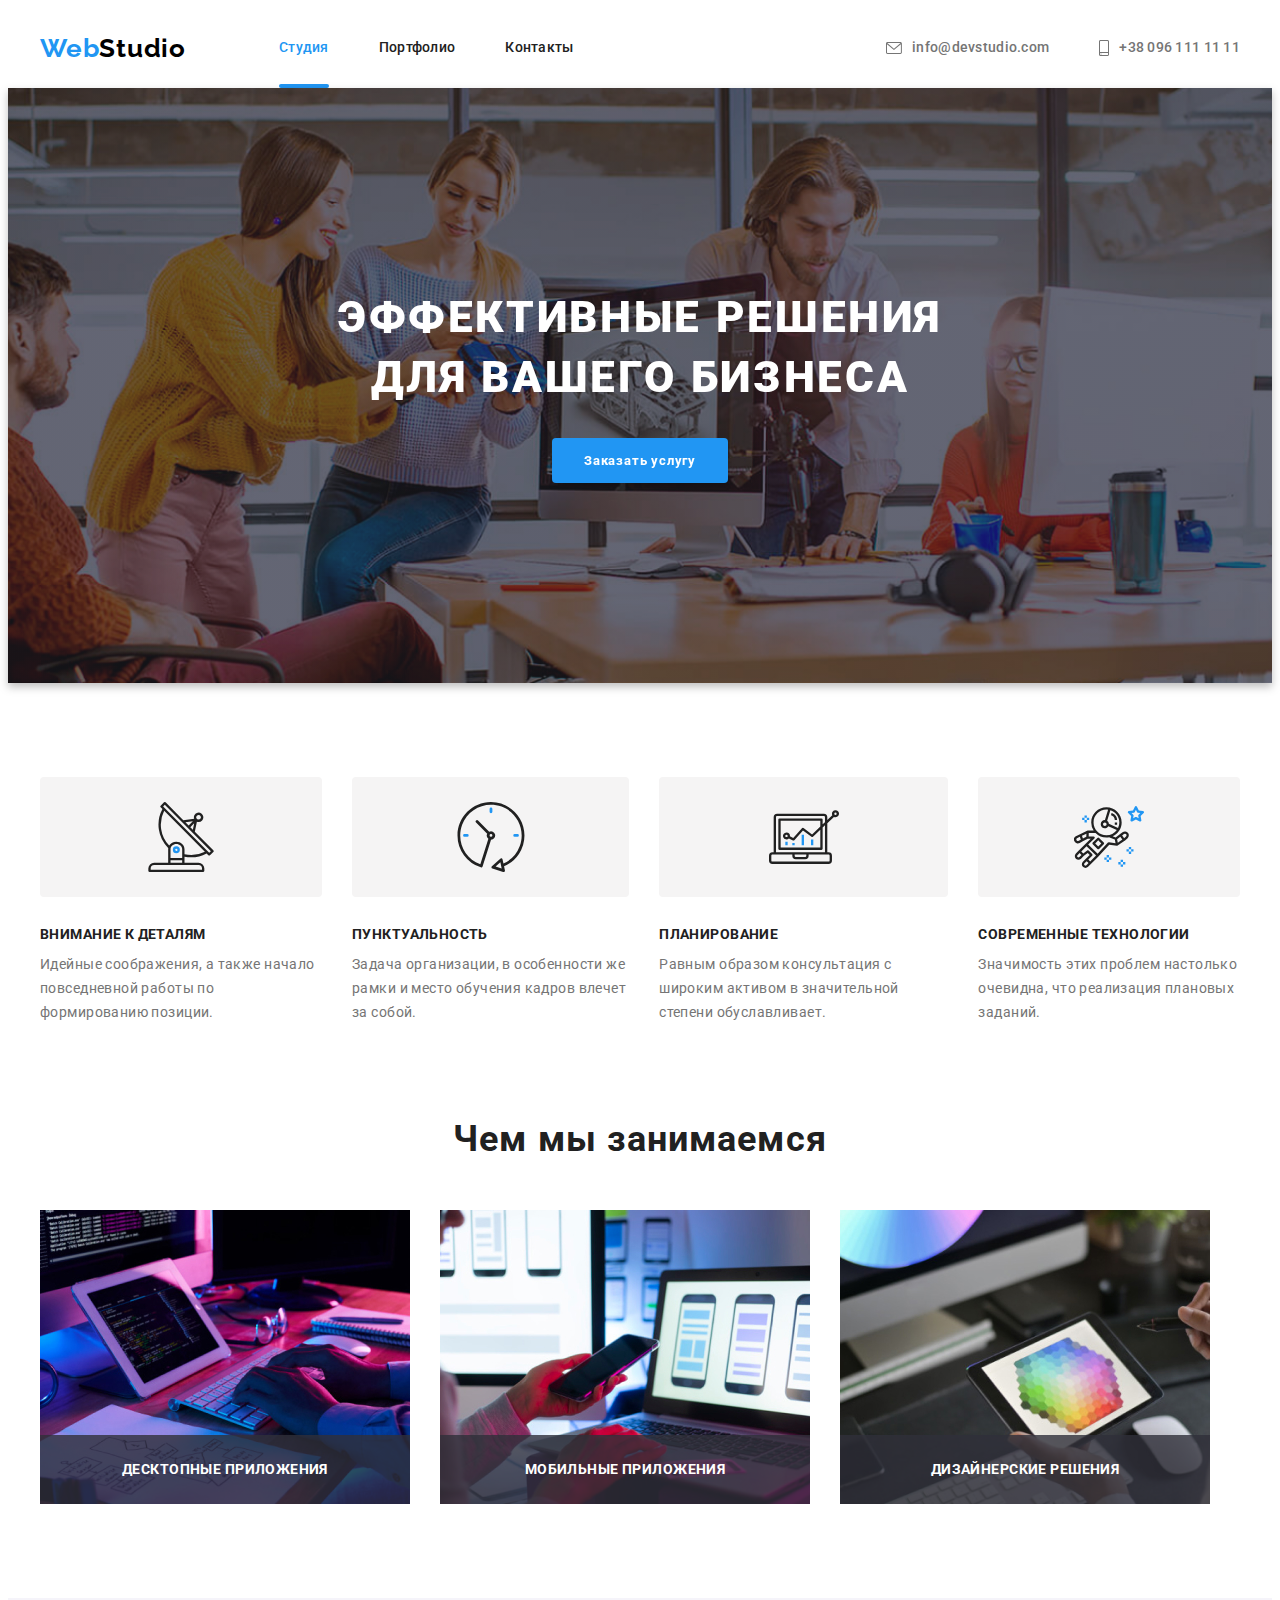
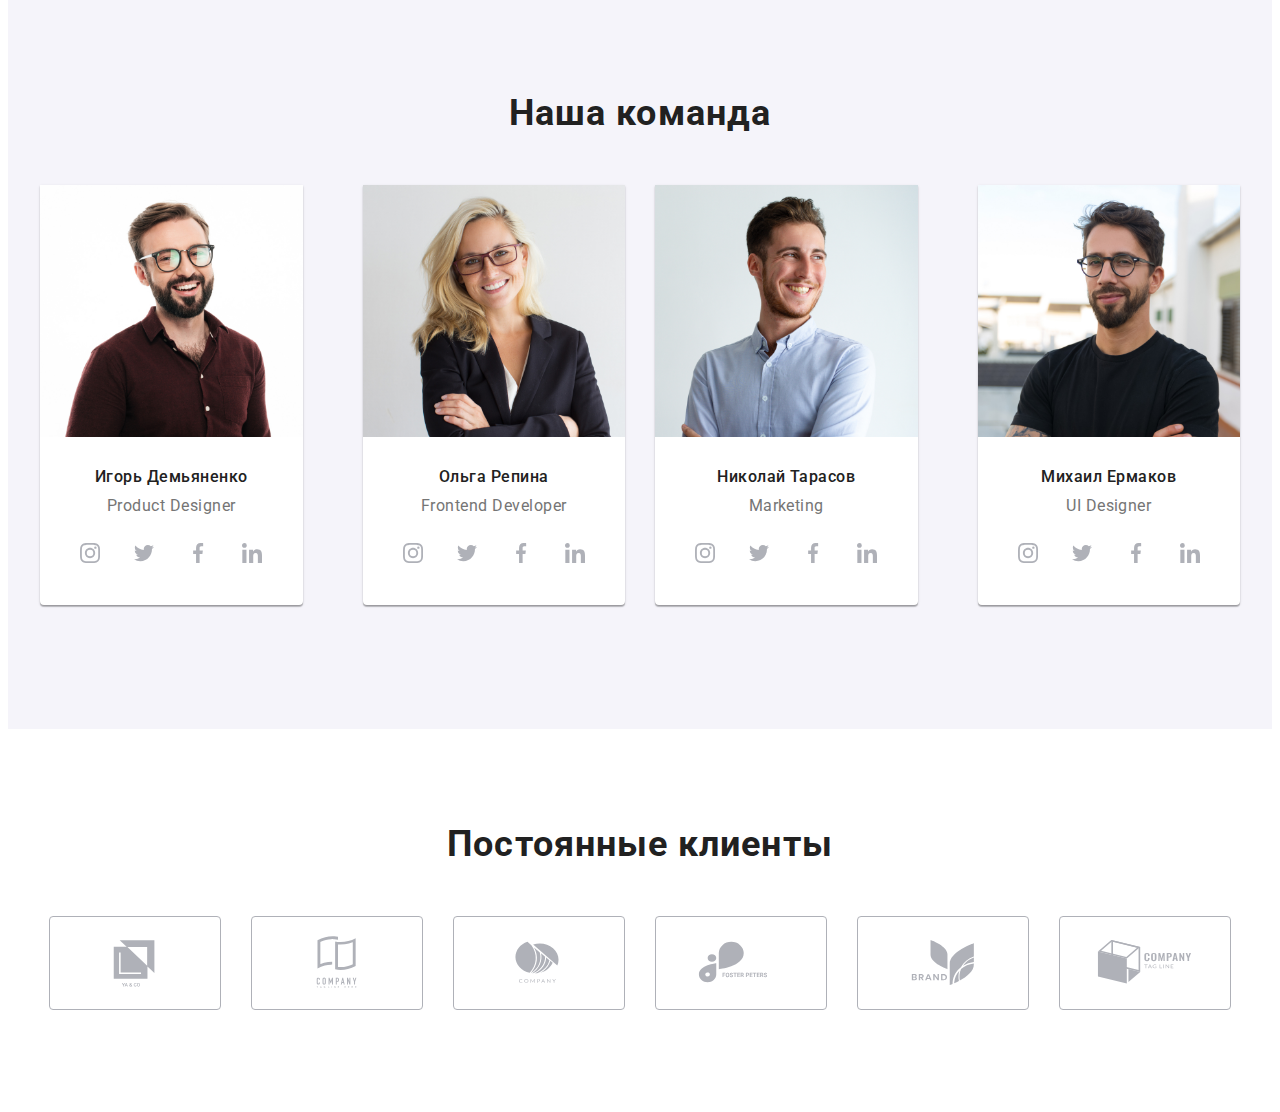
<file: index.html>
<!DOCTYPE html>
<html lang="en">
<head>
    <meta charset="UTF-8">
    <meta http-equiv="X-UA-Compatible" content="IE=edge">
    <meta name="viewport" content="width=device-width, initial-scale=1.0">
    <title>WebStudio</title>
<!-- Fonts -->
    <link rel="preconnect" href="https://fonts.googleapis.com" />
    <link rel="preconnect" href="https://fonts.gstatic.com" crossorigin />
    <link href="https://fonts.googleapis.com/css2?family=Raleway:wght@700&family=Roboto:wght@400;500;700;900&display=swap" rel="stylesheet" />
<!-- Normalize -->
    <link rel="stylesheet" href="https://cdnjs.cloudflare.com/ajax/libs/modern-normalize/1.1.0/modern-normalize.min.css"
    integrity="sha512-wpPYUAdjBVSE4KJnH1VR1HeZfpl1ub8YT/NKx4PuQ5NmX2tKuGu6U/JRp5y+Y8XG2tV+wKQpNHVUX03MfMFn9Q=="crossorigin="anonymous" referrerpolicy="no-referrer" />
<!-- External Stylesheet -->
    <link rel="stylesheet" href="./css/main.min.css"/>
</head>

<!---------- Page Body ---------->

<body>

<!---------- Header ---------->

    <header class="header">
        <div class="container header-container">
        <a class="website-logo header__website-logo">Web<span class="website-logo--black">Studio</span></a>

<!-- Header Navigation -->
        
        <nav class="header-nav">
            <ul class="header-nav__list">
                <li class="header-nav__item">
                    <a class="header-nav__link active" href="./index.html">Студия</a>
                </li>
                <li class="header-nav__item">
                        <a class="header-nav__link" href="./portfolio.html">Портфолио</a>
                </li>
                <li class="header-nav__item">
                    <a class="header-nav__link" href="#contacts">Контакты</a>
                </li>
            </ul>
        </nav>

<!-- Header Contacts -->

        <div class="header-contacts">
            <ul class="header-contacts__list">
                <li class="header-contacts__item">
                    <a class="header-contacts__link" href="#">
                        <svg class="header-contacts__icon" width="16" height="12">
                            <use href="./images/icon.svg#icon-envelope"></use>
                        </svg>
                        <span>info@devstudio.com</span> 
                    </a>
                </li>
                <li class="header-contacts__list">
                    <a class="header-contacts__link" href="#">
                        <svg class="header-contacts__icon" width="10" height="16">
                            <use href="./images/icon.svg#icon-smartphone"></use>
                        </svg>
                        <span>+38 096 111 11 11</span> 
                    </a>
                </li>
            </ul>
        </div>

<!-- Mobile Button -->

        <button class="mobile-btn is-open" type="button" aria-expanded="false" aria-controls="mobile-id"  data-menu-button>
            <svg class="mobile-btn__icon" width="24" height="16" aria-label="Переключатель мобильного меню">
                <use class="icon-open" href="./images/icon.svg#icon-open-menu"></use>
                <use class="icon-close" href="./images/icon.svg#icon-close-menu"></use>
            </svg>
        </button>
        </div>
    </header>

<!---------- Main ---------->
    <main>
<!-- Hero Section -->
    <section class="hero">
            <h1 class="hero__title">Эффективные решения для вашего бизнеса</h1>
            <button class="hero__button" type="button" data-modal-open>Заказать услугу</button>
    </section>

<!-- Features Section -->
    <section class="features">
            <div class="container">
                <h2 class="hidden-element">Особенности</h2>
                <ul class="features__list">
                    <li class="features__item">
                        <div class="features__container">
                            <svg width="70" height="70">
                                <use href="./images/icon.svg#icon-antenna"></use>
                            </svg>
                        </div>
                        <h3 class="features__title">Внимание к деталям</h3>
                        <p class="features__paragraph">Идейные соображения, а также начало повседневной работы по формированию позиции.</p>
                    </li>
                    <li class="features__item">
                        <div class="features__container">
                            <svg width="70" height="70">
                                <use href="./images/icon.svg#icon-clock"></use>
                            </svg>
                        </div>
                        <h3 class="features__title">Пунктуальность</h3>
                        <p class="features__paragraph">Задача организации, в особенности же рамки и место обучения кадров влечет за собой.</p>
                    </li>
                    <li class="features__item">
                        <div class="features__container">
                            <svg width="70" height="70">
                                <use href="./images/icon.svg#icon-diagram"></use>
                            </svg>
                        </div>
                        <h3 class="features__title">Планирование</h3>
                        <p class="features__paragraph">Равным образом консультация с широким активом в значительной степени обуславливает.</p>
                    </li>
                    <li class="features__item">
                        <div class="features__container">
                            <svg width="70" height="70">
                                <use href="./images/icon.svg#icon-astronaut"></use>
                            </svg>
                        </div>
                        <h3 class="features__title">Современные технологии</h3>
                        <p class="features__paragraph">Значимость этих проблем настолько очевидна, что реализация плановых заданий.</p>
                    </li>
                </ul>
            </div>
    </section>

<!-- Job Section -->
    
    <section class="job">
        <div class="container">
            <h2 class="job__title">Чем мы занимаемся</h2>
            <ul class="job__list">
                <li class="job__item">
                    <img class="job__image" src="./images/job/job-one.jpg" alt="Десктопные приложения" width="370px" height="294px">
                    <h3 class="job__text">Десктопные приложения</h3>
                </li>
                <li class="job__item">
                    <img class="job__image" src="./images/job/job-two.jpg" alt="Мобильные приложения" width="370px" height="294px">
                    <h3 class="job__text">Мобильные приложения</h3>
                </li>
                <li class="job__item">
                    <img class="job__image" src="./images/job/job-three.jpg" alt="Дизайнерские решения" width="370px" height="294px">
                    <h3 class="job__text">Дизайнерские решения</h3>
                </li>
            </ul>
        </div>
    </section>

<!-- Team Section -->
    <section class="team">
        <div class="container">
            <h2 class="team__title">Наша команда</h2>
                <ul class="team__list">
                    <li class="team__item">
                        <img class="team__portret" src="./images/team/team-one.jpg" alt="Дизайнер" width="270" height="260">
                        <div class="team__container">
                            <h3 class="team__name">Игорь Демьяненко</h3>
                            <p class="team__position">Product Designer</p>
                            <ul class="team__networks">
                                <li class="team__panel">
                                    <a class="team__link" href="#">
                                        <svg class="team__icon" width="20" height="20">
                                            <use href="./images/icon.svg#icon-instagram"></use>
                                        </svg>
                                    </a>
                                </li>
                                <li class="team__panel">
                                    <a class="team__link" href="#">
                                        <svg class="team__icon" width="20" height="20">
                                            <use href="./images/icon.svg#icon-twitter"></use>
                                        </svg>
                                    </a>
                                </li>
                                <li class="team__panel">
                                    <a class="team__link" href="#">
                                        <svg class="team__icon" width="20" height="20">
                                            <use href="./images/icon.svg#icon-facebook"></use>
                                        </svg>
                                    </a>
                                </li>
                                <li class="team__panel">
                                    <a class="team__link" href="#">
                                        <svg class="team__icon" width="20" height="20">
                                            <use href="./images/icon.svg#icon-linkedin"></use>
                                        </svg>
                                    </a>
                                </li>
                            </ul>
                        </div>
                    </li>
                    <li class="team__item">
                        <img class="team__portret" src="./images/team/team-two.jpg" alt="Фронтент Разработчик" width="270" height="260">
                        <div class="team__container">
                            <h3 class="team__name">Ольга Репина</h3>
                            <p class="team__position">Frontend Developer</p>
                            <ul class="team__networks">
                                <li class="team__panel">
                                    <a class="team__link" href="#">
                                        <svg class="team__icon" width="20" height="20">
                                            <use href="./images/icon.svg#icon-instagram"></use>
                                        </svg>
                                    </a>
                                </li>
                                <li class="team__panel">
                                    <a class="team__link" href="#">
                                        <svg class="team__icon" width="20" height="20">
                                            <use href="./images/icon.svg#icon-twitter"></use>
                                        </svg>
                                    </a>
                                </li>
                                <li class="team__panel">
                                    <a class="team__link" href="#">
                                        <svg class="team__icon" width="20" height="20">
                                            <use href="./images/icon.svg#icon-facebook"></use>
                                        </svg>
                                    </a>
                                </li>
                                <li class="team__panel">
                                    <a class="team__link" href="#">
                                        <svg class="team__icon" width="20" height="20">
                                            <use href="./images/icon.svg#icon-linkedin"></use>
                                        </svg>
                                    </a>
                                </li>
                            </ul>
                        </div>
                    </li>
                    <li class="team__item">
                        <img class="team__portret" src="./images/team/team-three.jpg" alt="Маркетолог" width="270" height="260">
                        <div class="team__container">
                            <h3 class="team__name">Николай Тарасов</h3>
                            <p class="team__position">Marketing</p>
                            <ul class="team__networks">
                                <li class="team__panel">
                                    <a class="team__link" href="#">
                                        <svg class="team__icon" width="20" height="20">
                                            <use href="./images/icon.svg#icon-instagram"></use>
                                        </svg>
                                    </a>
                                </li>
                                <li class="team__panel">
                                    <a class="team__link" href="#">
                                        <svg class="team__icon" width="20" height="20">
                                            <use href="./images/icon.svg#icon-twitter"></use>
                                        </svg>
                                    </a>
                                </li>
                                <li class="team__panel">
                                    <a class="team__link" href="#">
                                        <svg class="team__icon" width="20" height="20">
                                            <use href="./images/icon.svg#icon-facebook"></use>
                                        </svg>
                                    </a>
                                </li>
                                <li class="team__panel">
                                    <a class="team__link" href="#">
                                        <svg class="team__icon" width="20" height="20">
                                            <use href="./images/icon.svg#icon-linkedin"></use>
                                        </svg>
                                    </a>
                                </li>
                            </ul>
                        </div>
                    </li>
                    <li class="team__item">
                        <img class="team__portret" src="./images/team/team-four.jpg" alt="Веб-дизайнер" width="270" height="260">
                        <div class="team__container">
                            <h3 class="team__name">Михаил Ермаков</h3>
                            <p class="team__position">UI Designer</p>
                            <ul class="team__networks">
                                <li class="team__panel">
                                    <a class="team__link" href="#">
                                        <svg class="team__icon" width="20" height="20">
                                            <use href="./images/icon.svg#icon-instagram"></use>
                                        </svg>
                                    </a>
                                </li>
                                <li class="team__panel">
                                    <a class="team__link" href="#">
                                        <svg class="team__icon" width="20" height="20">
                                            <use href="./images/icon.svg#icon-twitter"></use>
                                        </svg>
                                    </a>
                                </li>
                                <li class="team__panel">
                                    <a class="team__link" href="#">
                                        <svg class="team__icon" width="20" height="20">
                                            <use href="./images/icon.svg#icon-facebook"></use>
                                        </svg>
                                    </a>
                                </li>
                                <li class="team__panel">
                                    <a class="team__link" href="#">
                                        <svg class="team__icon" width="20" height="20">
                                            <use href="./images/icon.svg#icon-linkedin"></use>
                                        </svg>
                                    </a>
                                </li>
                            </ul>
                        </div>
                    </li>
                </ul>
        </div>
    </section>

<!-- Clients Section -->
<section class="clients">
    <div class="container">
        <h2 class="clients__title">Постоянные клиенты</h2>
            <ul class="clients__list">
                <li class="clients__items">
                    <a class="clients__link" href="">
                        <svg class="clients__icon" width="106" height="60">
                            <use href="./images/icon.svg#icon-client-one"></use>
                        </svg>
                    </a>
                </li>
                <li class="clients__items">
                    <a class="clients__link" href="">
                        <svg class="clients__icon" width="106" height="60">
                            <use href="./images/icon.svg#icon-client-two"></use>
                        </svg>
                    </a>
                </li>
                <li class="clients__items">
                    <a class="clients__link" href="">
                        <svg class="clients__icon" width="106" height="60">
                            <use href="./images/icon.svg#icon-client-three"></use>
                        </svg>
                    </a>
                </li>
                <li class="clients__items">
                    <a class="clients__link" href="">
                        <svg class="clients__icon" width="106" height="60">
                            <use href="./images/icon.svg#icon-client-four"></use>
                        </svg>
                    </a>
                </li>
                <li class="clients__items">
                    <a class="clients__link" href="">
                        <svg class="clients__icon" width="106" height="60">
                            <use href="./images/icon.svg#icon-client-five"></use>
                        </svg>
                    </a>
                </li>
                <li class="clients__items">
                    <a class="clients__link" href="">
                        <svg class="clients__icon" width="106" height="60">
                            <use href="./images/icon.svg#icon-client-six"></use>
                        </svg>
                    </a>
                </li>
            </ul>
    </div>
</section>
</main>

<!---------- Footer ---------->

<!-- <footer class="footer">
    <div class="container footer-container"> -->

<!-- Footer Address -->

    <!-- <div class="adress-container">
    <a class="website-logo footer__website-logo">Web<span class="website-logo--white">Studio</span></a>
    <address class="addres">
        <ul class="addres__list">
            <li class="addres__item" id="contacts">
                <a class="addres__link addres__link--white" href="https://www.google.com/maps/d/viewer?mid=10uSM3H-mIU3GznYo2szRIEphczw&hl=en_US&ll=50.42732700000001%2C30.538092&z=17">г. Киев, пр-т Леси Украинки, 26</a>
            </li>
            <li class="addres__item">
                <a class="addres__link" href="#">info@example.com</a>
            </li>
            <li class="addres__item">
                <a class="addres__link" href="#">+38 099 111 11 11</a>
            </li>
        </ul>
    </address>
    </div> -->

<!-- Footer Join -->

    <!-- <div class="join">
        <h2 class="join__title">присоединяйтесь</h2>
        <ul class="join__list">
            <li class="join__item">
                <a class="join__link" href="">
                    <svg class="join__icon" width="20" height="20">
                        <use href="./images/icon.svg#icon-instagram"></use>
                    </svg>
                </a>
            </li>
            <li class="join__item">
                <a class="join__link" href="">
                    <svg class="join__icon" width="20" height="20">
                        <use href="./images/icon.svg#icon-twitter"></use>
                    </svg>
                </a>
            </li>
            <li class="join__item">
                <a class="join__link" href="">
                    <svg class="join__icon" width="20" height="20">
                        <use href="./images/icon.svg#icon-facebook"></use>
                    </svg>
                </a>
            </li>
            <li class="join__item">
                <a class="join__link" href="">
                    <svg class="join__icon" width="20" height="20">
                        <use href="./images/icon.svg#icon-linkedin"></use>
                    </svg>
                </a>
            </li>
        </ul>
    </div> -->
<!-- Footer Subscription -->

        <!-- <form class="subscription">
            <label class="subscription__label" for="email-distribution">
                <span class="subscription__text">Подпишитесь на рассылку</span>
                <input class="subscription__input" type="email" name="distribution" placeholder="E-mail" id="email-distribution">
            </label>
            <button class="subscription__btn" type="submit">
                <span class="subscription__press">Подписаться</span>
                <svg class="subscription__icon" width="24px" height="24px">
                    <use href="./images/icon.svg#icon-button-send"></use>
                </svg>
            </button>
        </form> -->
    </div>
</footer>

<!---------- Modal Window ---------->

<!-- <div class="backdrop is-hidden" data-modal>
    <div class="modal">
        <form class="modal__form">
            <p class="modal__paragraph">Оставьте свои данные, мы вам перезвоним</p>
            <label class="modal__label">
                <span class="modal__text">Имя</span>
                <div class="modal__container">
                    <input class="modal__input" type="text" name="user-name">
                    <svg class="modal__icon" width="12" height="12">
                        <use href="./images/icon.svg#icon-name"></use>
                    </svg>
                </div>
            </label>
            <label class="modal__label">
                <span class="modal__text">Телефон</span>
                <div class="modal__container">
                    <input class="modal__input" type="tel" name="user-phone">
                    <svg class="modal__icon" width="12" height="12">
                        <use href="./images/icon.svg#icon-telephone"></use>
                    </svg>
                </div>
            </label>
            <label class="modal__label">
                <span class="modal__text">Почта</span>
                <div class="modal__container">
                    <input class="modal__input" type="email" name="user-email">
                    <svg class="modal__icon" width="12" height="12">
                        <use href="./images/icon.svg#icon-email"></use>
                    </svg>
                </div>
            </label>
            <label class="modal__label">
                <span class="modal__text">Комментарий</span>
                <div class="modal__container">
                    <textarea class="modal__comment" rows="8" placeholder="Введите текст"></textarea>
                </div>
            </label>
            <label class="modal__policy">
                <input class="modal__checkbox" type="checkbox" name="policy" value="accept policy">
                <span class="modal__verify"></span>
                <span class="modal__mailing">Соглашаюсь с рассылкой и принимаю<a class="modal__link"> Условия договора</a></span>
            </label>
            <div class="modal_block">
                <button class="modal_submit" type="submit">Отправить</button>
            </div>
            <button class="modal__btn" type="submit" data-modal-close>
                <svg class="modal__symbol" width="18px" height="18px">
                    <use href="./images/icon.svg#icon-close-black"></use>
                </svg>
            </button>

        </form>
    </div>


</div> -->

<!---------- Mobile Menu ---------->

<div class="mobile" id="mobile-id" data-menu>
    <nav class="mobile__nav">
        <ul class="mobile__list">
            <li class="mobile__item">
                <a class="mobile__link" href="./index.html">Студия</a>
            </li>
            <li class="mobile__item">
                <a class="mobile__link" href="./portfolio.html">Портфолио</a>
            </li>
            <li class="mobile__item">
                <a class="mobile__link" href="">Контакты</a>
            </li>
        </ul>
    </nav>
    <div class="mobile__adress">
        <ul class="mobile__adress-list">
            <li class="mobile__adress-item">
                <a class="mobile__adress-link" href="">+38 096 111 11 11</a>
            </li>
            <li class="mobile__adress-item">
                <a class="mobile__adress-link" href="">info@devstudio.com</a>
            </li>
        </ul>
    </div>
    <ul class="mobile__socials">
        <li class="mobile__socials-list">
            <a class="mobile__socials-link" href="">Instagram</a>
        </li>
        <li class="mobile__socials-list">
            <a class="mobile__socials-link" href="">Twitter</a>
        </li>
        <li class="mobile__socials-list">
            <a class="mobile__socials-link" href="">Facebook</a>
        </li>
        <li class="mobile__socials-list">
            <a class="mobile__socials-link" href="">LinkedIn</a>
        </li>
    </ul>
</div>

<!---------- Modal Script ---------->

<script src="./js/mobile-menu.js"></script>
<script src="./js/modal.js"></script>

</body>
</html>
</file>
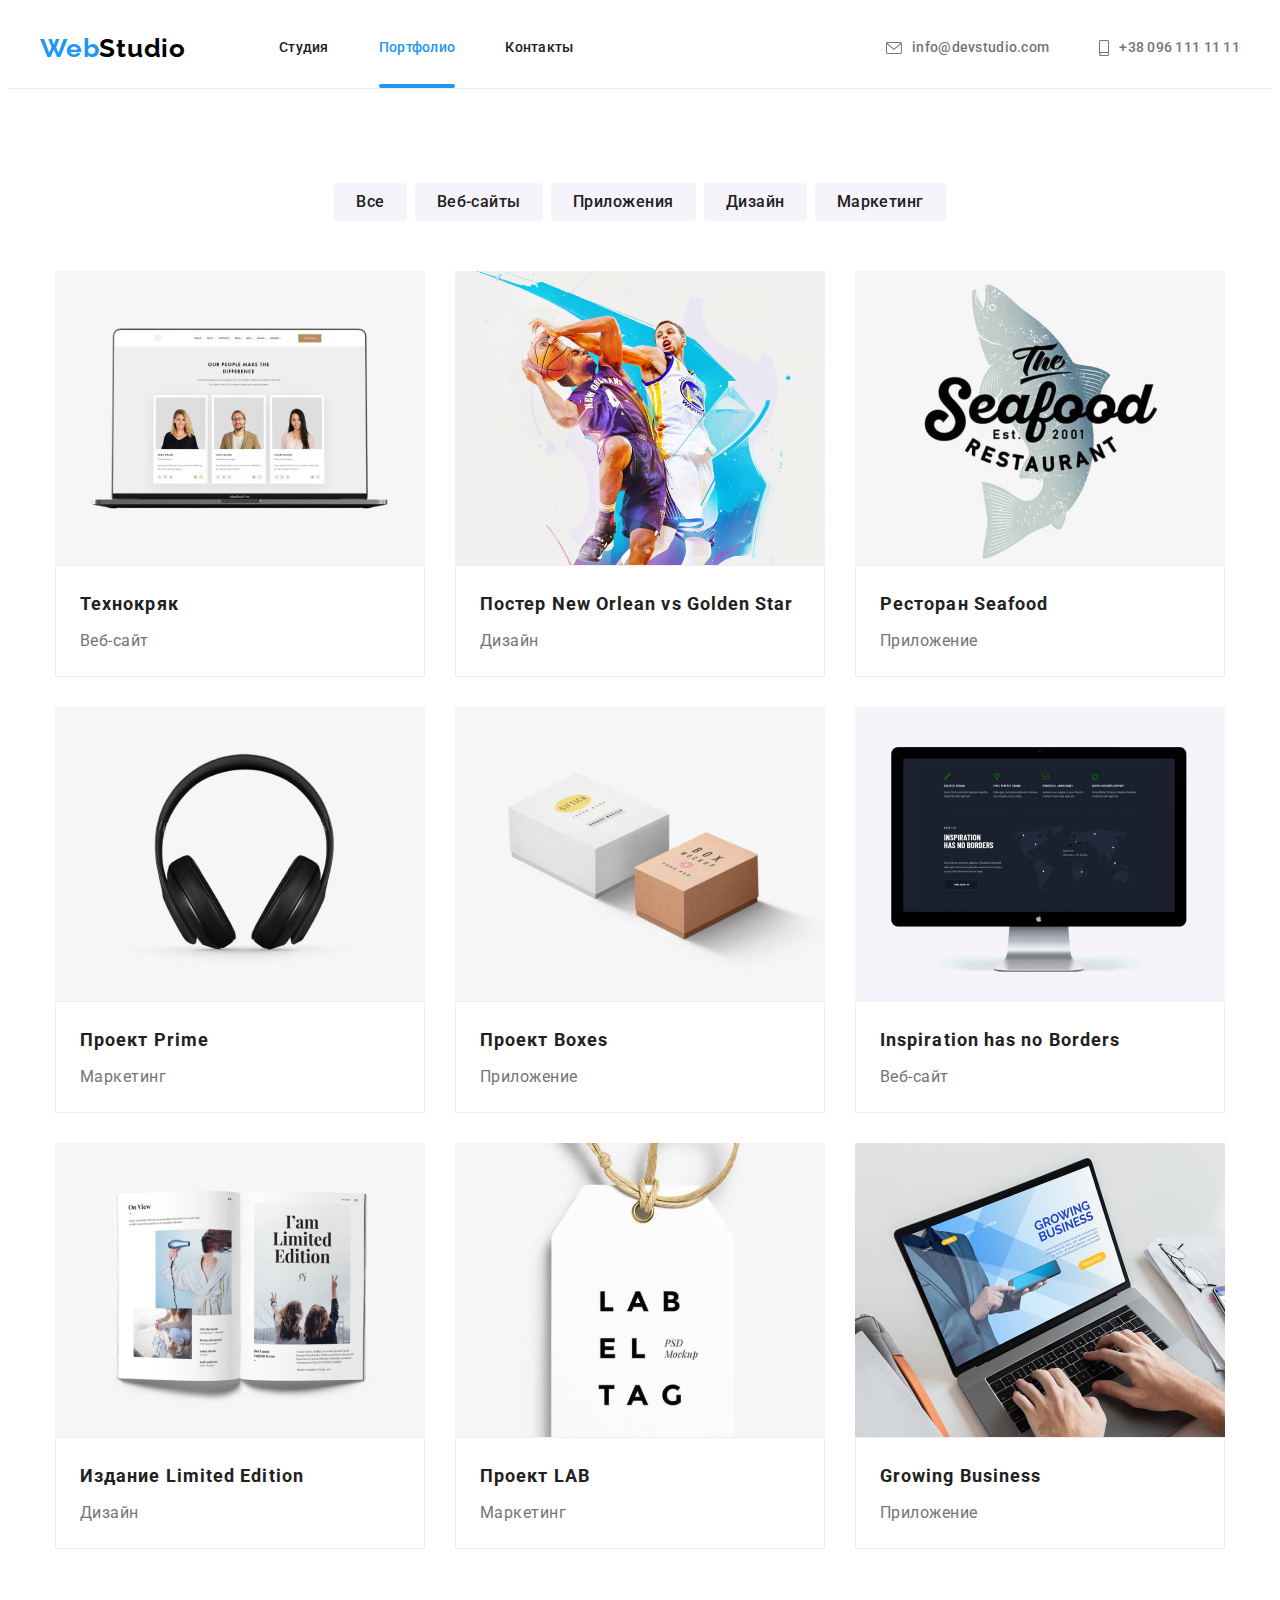
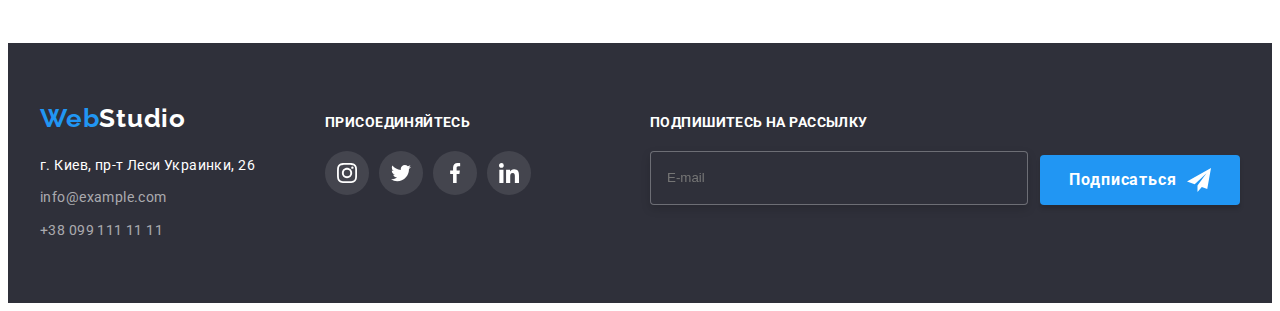
<file: portfolio.html>
<!DOCTYPE html>
<html lang="en">

<head>
    <meta charset="UTF-8">
    <meta http-equiv="X-UA-Compatible" content="IE=edge">
    <meta name="viewport" content="width=device-width, initial-scale=1.0">
    <title>Portfolio</title>
    <!-- Fonts -->
    <link rel="preconnect" href="https://fonts.googleapis.com" />
    <link rel="preconnect" href="https://fonts.gstatic.com" crossorigin />
    <link
        href="https://fonts.googleapis.com/css2?family=Raleway:wght@700&family=Roboto:wght@400;500;700;900&display=swap"
        rel="stylesheet" />
    <!-- Normalize -->
    <link rel="stylesheet" href="https://cdnjs.cloudflare.com/ajax/libs/modern-normalize/1.1.0/modern-normalize.min.css"
        integrity="sha512-wpPYUAdjBVSE4KJnH1VR1HeZfpl1ub8YT/NKx4PuQ5NmX2tKuGu6U/JRp5y+Y8XG2tV+wKQpNHVUX03MfMFn9Q=="
        crossorigin="anonymous" referrerpolicy="no-referrer" />
    <!-- External Stylesheet -->
    <link rel="stylesheet" href="./css/main.min.css"/>
</head>

<!---------- Page Body ---------->

<body>

<!---------- Header ---------->

    <header class="header header__line">
        <div class="container header-container">
            <a class="website-logo header__website-logo">Web<span class="website-logo--black">Studio</span></a>

<!-- Header Navigation -->

     <nav class="header-nav">
        <ul class="header-nav__list">
             <li class="header-nav__item">
                <a class="header-nav__link" href="./index.html">Студия</a>
            </li>
            <li class="header-nav__item">
                <a class="header-nav__link active" href="./portfolio.html">Портфолио</a>
             </li>
             <li class="header-nav__item">
                <a class="header-nav__link" href="#contacts">Контакты</a>
             </li>
         </ul>
    </nav>

<!-- Header Contacts -->

    <div class="header-contacts">
        <ul class="header-contacts__list">
            <li class="header-contacts__item">
                <a class="header-contacts__link" href="#">
                    <svg class="header-contacts__icon" width="16" height="12">
                        <use href="./images/icon.svg#icon-envelope"></use>
                    </svg>
                    <span>info@devstudio.com</span>
                </a>
            </li>
            <li class="header-contacts__list">
                <a class="header-contacts__link" href="#">
                    <svg class="header-contacts__icon" width="10" height="16">
                        <use href="./images/icon.svg#icon-smartphone"></use>
                    </svg>
                    <span>+38 096 111 11 11</span>
                </a>
            </li>
        </ul>
    </div>
    </div>
    </header>

 <!---------- Main ---------->

    <main>
<!-- Portfolio Section -->
        <section class="section">
            <div class="container">
            <h1 class="hidden-element">Лекало робот</h1>
            <ul class="section__list">
                <li class="section__item">
                    <button class="section__button">Все</button>
                </li>
                <li class="section__item">
                    <button class="section__button">Веб-сайты</button>
                </li>
                <li class="section__item">
                    <button class="section__button">Приложения</button>
                </li>
                <li class="section__item">
                    <button class="section__button">Дизайн</button>
                </li>
                <li class="section__item">
                    <button class="section__button">Маркетинг</button>
                </li>
            </ul>
            <ul class="grid">
    <li class="grid__item">
        <a class="grid__link" href="">
            <div class="grid__container">
                <img src="./images/portfolio/portf-one.jpg" alt="Ноутбук" width="370" height="294">
                <p class="grid__paragraph">Ресурс предлагает комплексные предложения с разным уровнем функционала
                    и сервисов. Все это позволит посетителю получить
                    исчерпывающие сведения о компании или частном лице.</p>
            </div>
            <div class="grid__block">
                <h2 class="grid__title">
                    Технокряк
                </h2>
                <p class="grid__description">
                    Веб-сайт
                </p>
            </div>
            </img>
        </a>
    </li>
    <li class="grid__item">
        <a class="grid__link" href="">
            <div class="grid__container">
                <img src="./images/portfolio/portf-two.jpg" alt="Ноутбук" width="370" height="294">
                <p class="grid__paragraph">Ресурс предлагает комплексные предложения с разным уровнем функционала
                    и сервисов. Все это позволит посетителю получить
                    исчерпывающие сведения о компании или частном лице.</p>
            </div>
            <div class="grid__block">
                <h2 class="grid__title">
                    Постер New Orlean vs Golden Star
                </h2>
                <p class="grid__description">
                    Дизайн
                </p>
            </div>
            </img>
        </a>
    </li>
    <li class="grid__item">
        <a class="grid__link" href="">
            <div class="grid__container">
                <img src="./images/portfolio/portf-three.jpg" alt="Ноутбук" width="370" height="294">
                <p class="grid__paragraph">Ресурс предлагает комплексные предложения с разным уровнем функционала
                    и сервисов. Все это позволит посетителю получить
                    исчерпывающие сведения о компании или частном лице.</p>
            </div>
            <div class="grid__block">
                <h2 class="grid__title">
                    Ресторан Seafood
                </h2>
                <p class="grid__description">
                    Приложение
                </p>
            </div>
            </img>
        </a>
    </li>
    <li class="grid__item">
        <a class="grid__link" href="">
            <div class="grid__container">
                <img src="./images/portfolio/portf-four.jpg" alt="Ноутбук" width="370" height="294">
                <p class="grid__paragraph">Ресурс предлагает комплексные предложения с разным уровнем функционала
                    и сервисов. Все это позволит посетителю получить
                    исчерпывающие сведения о компании или частном лице.</p>
            </div>
            <div class="grid__block">
                <h2 class="grid__title">
                    Проект Prime
                </h2>
                <p class="grid__description">
                    Маркетинг
                </p>
            </div>
            </img>
        </a>
    </li>
    <li class="grid__item">
        <a class="grid__link" href="">
            <div class="grid__container">
                <img src="./images/portfolio/portf-five.jpg" alt="Ноутбук" width="370" height="294">
                <p class="grid__paragraph">Ресурс предлагает комплексные предложения с разным уровнем функционала
                    и сервисов. Все это позволит посетителю получить
                    исчерпывающие сведения о компании или частном лице.</p>
            </div>
            <div class="grid__block">
                <h2 class="grid__title">
                    Проект Boxes
                </h2>
                <p class="grid__description">
                    Приложение
                </p>
            </div>
            </img>
        </a>
    </li>
    <li class="grid__item">
        <a class="grid__link" href="">
            <div class="grid__container">
                <img src="./images/portfolio/portf-six.jpg" alt="Ноутбук" width="370" height="294">
                <p class="grid__paragraph">Ресурс предлагает комплексные предложения с разным уровнем функционала
                    и сервисов. Все это позволит посетителю получить
                    исчерпывающие сведения о компании или частном лице.</p>
            </div>
            <div class="grid__block">
                <h2 class="grid__title">
                    Inspiration has no Borders
                </h2>
                <p class="grid__description">
                    Веб-сайт
                </p>
            </div>
            </img>
        </a>
    </li>
    <li class="grid__item">
        <a class="grid__link" href="">
            <div class="grid__container">
                <img src="./images/portfolio/portf-seven.jpg" alt="Ноутбук" width="370" height="294">
                <p class="grid__paragraph">Ресурс предлагает комплексные предложения с разным уровнем функционала
                    и сервисов. Все это позволит посетителю получить
                    исчерпывающие сведения о компании или частном лице.</p>
            </div>
            <div class="grid__block">
                <h2 class="grid__title">
                    Издание Limited Edition
                </h2>
                <p class="grid__description">
                    Дизайн
                </p>
            </div>
            </img>
        </a>
    </li>
    <li class="grid__item">
        <a class="grid__link" href="">
            <div class="grid__container">
                <img src="./images/portfolio/portf-eight.jpg" alt="Ноутбук" width="370" height="294">
                <p class="grid__paragraph">Ресурс предлагает комплексные предложения с разным уровнем функционала
                    и сервисов. Все это позволит посетителю получить
                    исчерпывающие сведения о компании или частном лице.</p>
            </div>
            <div class="grid__block">
                <h2 class="grid__title">
                    Проект LAB
                </h2>
                <p class="grid__description">
                    Маркетинг
                </p>
            </div>
            </img>
        </a>
    </li>
    <li class="grid__item">
        <a class="grid__link" href="">
            <div class="grid__container">
                <img src="./images/portfolio/portf-nine.jpg" alt="Ноутбук" width="370" height="294">
                <p class="grid__paragraph">Ресурс предлагает комплексные предложения с разным уровнем функционала
                    и сервисов. Все это позволит посетителю получить
                    исчерпывающие сведения о компании или частном лице.</p>
            </div>
            <div class="grid__block">
                <h2 class="grid__title">
                    Growing Business
                </h2>
                <p class="grid__description">
                    Приложение
                </p>
            </div>
            </img>
        </a>
    </li>
   </ul>
          </div>
        </section>
    </main>

<!---------- Footer ---------->

    <footer class="footer">
        <div class="container footer-container">

<!-- Footer Address -->

    <div class="adress-container">
        <a class="website-logo footer__website-logo">Web<span class="website-logo--white">Studio</span></a>
        <address class="addres" id="contacts">
            <ul class="addres__list">
                <li class="addres__item">
                    <a class="addres__link addres__link--white"
                                href="https://www.google.com/maps/d/viewer?mid=10uSM3H-mIU3GznYo2szRIEphczw&hl=en_US&ll=50.42732700000001%2C30.538092&z=17">г.
                                Киев, пр-т Леси Украинки, 26</a>
                </li>
                <li class="addres__item">
                            <a class="addres__link" href="#">info@example.com</a>
                </li>
                <li class="addres__item">
                            <a class="addres__link" href="#">+38 099 111 11 11</a>
                </li>
            </ul>
        </address>
    </div>

<!-- Footer Join -->

    <div class="join">
        <h2 class="join__title">присоединяйтесь</h2>
        <ul class="join__list">
            <li class="join__item">
                <a class="join__link" href="">
                    <svg class="join__icon" width="20" height="20">
                        <use href="./images/icon.svg#icon-instagram"></use>
                    </svg>
                </a>
            </li>
            <li class="join__item">
                <a class="join__link" href="">
                    <svg class="join__icon" width="20" height="20">
                        <use href="./images/icon.svg#icon-twitter"></use>
                    </svg>
                    </a>
            </li>
            <li class="join__item">
                <a class="join__link" href="">
                    <svg class="join__icon" width="20" height="20">
                        <use href="./images/icon.svg#icon-facebook"></use>
                    </svg>
                </a>
            </li>
            <li class="join__item">
                <a class="join__link" href="">
                    <svg class="join__icon" width="20" height="20">
                        <use href="./images/icon.svg#icon-linkedin"></use>
                    </svg>
                </a>
            </li>
        </ul>
        </div>
<!-- Footer Subscription -->

    <form class="subscription">
        <label class="subscription__label" for="email-distribution">
             <span class="subscription__text">Подпишитесь на рассылку</span>
            <input class="subscription__input" type="email" name="distribution" placeholder="E-mail" id="email-distribution">
        </label>
        <button class="subscription__btn" type="submit">
            <span class="subscription__press">Подписаться</span>
            <svg class="subscription__icon" width="24px" height="24px">
                <use href="./images/icon.svg#icon-button-send"></use>
            </svg>
        </button>
    </form>
</div>
</footer>
</body>

</html>
</file>
<file: css/main.min.css>
:root{--main-font: "Roboto", sans-serif;--secondary-font: "Raleway", sans-serif;--text-color-blue: #2196f3;--text-color-black: #212121;--text-color-white: #ffffff;--text-color-grey: #757575;--bg-color-white: #ffffff;--bg-color-dark-blue: #2f303a;--bg-color-light-grey: #f5f4f4;--social-color-grey: #afb1b8}.hidden-element{position:absolute;width:1px;height:1px;margin:-1px;border:0;padding:0;white-space:nowrap;-webkit-clip-path:inset(100%);clip-path:inset(100%);clip:rect(0 0 0 0);overflow:hidden}html{scroll-behavior:smooth}body{font-family:var(--main-font);background-color:var(--bg-color-white)}h1,h2,h3,h4,h5,h6{margin:0}ul{list-style:none;margin:0;padding:0}p{margin:0;padding:0}img{display:block;max-width:100%;height:auto}button{font-family:inherit;cursor:pointer}.container{margin-right:auto;margin-left:auto;padding-right:15px;padding-left:15px}@media screen and (min-width: 480px){.container{max-width:480px}}@media screen and (min-width: 768px){.container{max-width:768px}}@media screen and (min-width: 1200px){.container{max-width:1200px}}.header__line{border-bottom:1px solid #ececec}@media screen and (max-width: 767px){.header-container{display:-webkit-box;display:-ms-flexbox;display:flex;-webkit-box-pack:justify;-ms-flex-pack:justify;justify-content:space-between;-webkit-box-align:center;-ms-flex-align:center;align-items:center;height:60px}}@media screen and (min-width: 768px){.header-container{position:relative;display:-webkit-box;display:-ms-flexbox;display:flex;-webkit-box-align:center;-ms-flex-align:center;align-items:center}}.header__website-logo{margin-right:93px;text-decoration:none}@media screen and (max-width: 767px){.header-nav{display:none}}.header-nav__list{display:-webkit-box;display:-ms-flexbox;display:flex;gap:50px}.header-nav__item{position:relative}.header-nav__link{display:block;padding-top:32px;padding-bottom:32px;color:var(--text-color-black);font-weight:500;font-size:14px;line-height:1.14;letter-spacing:.02em;text-decoration:none;-webkit-transition-property:color;transition-property:color;-webkit-transition-duration:250ms;transition-duration:250ms;-webkit-transition-timing-function:cubic-bezier(0.4, 0, 0.2, 1);transition-timing-function:cubic-bezier(0.4, 0, 0.2, 1);-webkit-transition-delay:0s;transition-delay:0s}.header-nav__link:hover,.header-nav__link:focus{color:var(--text-color-blue);outline:none}.header-nav__link.active{color:var(--text-color-blue)}.header-nav__link.active::before{content:"";position:absolute;display:block;width:100%;height:4px;bottom:0;border-radius:2px;background-color:var(--text-color-blue)}.header-contacts{margin-left:auto}@media screen and (max-width: 767px){.header-contacts{display:none}}.header-contacts__list{display:-webkit-box;display:-ms-flexbox;display:flex;gap:50px}.header-contacts__link{display:-webkit-box;display:-ms-flexbox;display:flex;-webkit-box-pack:center;-ms-flex-pack:center;justify-content:center;-webkit-box-align:center;-ms-flex-align:center;align-items:center;padding-top:32px;padding-bottom:32px;color:var(--text-color-grey);font-weight:500;font-size:14px;line-height:1.14;letter-spacing:.02em;text-decoration:none;-webkit-transition-property:color;transition-property:color;-webkit-transition-duration:250ms;transition-duration:250ms;-webkit-transition-timing-function:cubic-bezier(0.4, 0, 0.2, 1);transition-timing-function:cubic-bezier(0.4, 0, 0.2, 1);-webkit-transition-delay:0s;transition-delay:0s}.header-contacts__link:hover,.header-contacts__link:focus{color:var(--text-color-blue);outline:none}.header-contacts__icon{margin-right:10px;fill:var(--text-color-grey);-webkit-transition-property:color;transition-property:color;-webkit-transition-duration:250ms;transition-duration:250ms;-webkit-transition-timing-function:cubic-bezier(0.4, 0, 0.2, 1);transition-timing-function:cubic-bezier(0.4, 0, 0.2, 1);-webkit-transition-delay:0s;transition-delay:0s}.header-contacts__link:hover .header-contacts__icon,.header-contacts__link:focus .header-contacts__icon{fill:var(--text-color-blue)}.mobile-btn{display:-webkit-inline-box;display:-ms-inline-flexbox;display:inline-flex;z-index:100;margin:0;padding:0;border:0;background-color:rgba(0,0,0,0);fill:#212121}@media screen and (min-width: 768px){.mobile-btn{display:none}}.mobile-btn .icon-open{display:none}.mobile-btn.is-open .icon-open{display:block}.mobile-btn.is-open .icon-close{display:none}.hero{max-width:480px;margin-right:auto;margin-left:auto;padding-top:118px;padding-bottom:118px;text-align:center;background-color:var(--bg-color-dark-blue);background-image:-webkit-gradient(linear, left top, right top, from(rgba(47, 48, 58, 0.4)), to(rgba(47, 48, 58, 0.4))),url("../images/hero/hero-img.jpg");background-image:linear-gradient(to right, rgba(47, 48, 58, 0.4), rgba(47, 48, 58, 0.4)),url("../images/hero/hero-img.jpg");background-repeat:no-repeat;background-position:center;background-size:cover;-webkit-filter:drop-shadow(0px 4px 4px rgba(0, 0, 0, 0.25));filter:drop-shadow(0px 4px 4px rgba(0, 0, 0, 0.25))}@media screen and (min-width: 768px){.hero{max-width:768px;margin-right:auto;margin-left:auto;padding-top:118px;padding-bottom:118px;text-align:center;background-image:-webkit-gradient(linear, left top, right top, from(rgba(47, 48, 58, 0.4)), to(rgba(47, 48, 58, 0.4))),url("../images/hero/hero-img.jpg");background-image:linear-gradient(to right, rgba(47, 48, 58, 0.4), rgba(47, 48, 58, 0.4)),url("../images/hero/hero-img.jpg")}}@media screen and (min-width: 1200px){.hero{max-width:1600px;margin-right:auto;margin-left:auto;padding-top:200px;padding-bottom:200px;text-align:center;background-image:-webkit-gradient(linear, left top, right top, from(rgba(47, 48, 58, 0.4)), to(rgba(47, 48, 58, 0.4))),url("../images/hero/hero-img.jpg");background-image:linear-gradient(to right, rgba(47, 48, 58, 0.4), rgba(47, 48, 58, 0.4)),url("../images/hero/hero-img.jpg")}}.hero__title{margin-right:auto;margin-left:auto;margin-bottom:30px;width:360px;color:var(--text-color-white);font-weight:900;font-size:26px;line-height:1.61;letter-spacing:.06em;text-align:center;text-transform:uppercase}@media screen and (min-width: 1200px){.hero__title{font-weight:900;font-size:44px;line-height:1.36;letter-spacing:.06em;width:696px}}.features{padding-top:60px;padding-bottom:60px}@media screen and (min-width: 1200px){.features{padding-top:94px;padding-bottom:94px}}@media screen and (min-width: 768px){.features__list{display:-webkit-box;display:-ms-flexbox;display:flex;-ms-flex-wrap:wrap;flex-wrap:wrap;-webkit-box-pack:center;-ms-flex-pack:center;justify-content:center}}@media screen and (min-width: 1200px){.features__list{display:-webkit-box;display:-ms-flexbox;display:flex;-ms-flex-wrap:nowrap;flex-wrap:nowrap;gap:30px}}@media screen and (min-width: 768px)and (max-width: 1199px){.features__item{width:calc((100% - 60px)/2);margin-right:30px;margin-bottom:30px}.features__item:nth-child(2n){margin-right:0}.features__item:nth-last-child(-n+2){margin-bottom:0}}.features__container{display:-webkit-box;display:-ms-flexbox;display:flex;-webkit-box-pack:center;-ms-flex-pack:center;justify-content:center;-webkit-box-align:center;-ms-flex-align:center;align-items:center;margin-bottom:30px;width:100%;height:120px;background-color:var(--bg-color-light-grey);border-radius:4px}.features__title{margin-bottom:10px;color:var(--text-color-black);font-weight:700;font-size:14px;line-height:1.14;letter-spacing:.03em;text-transform:uppercase}.features__paragraph{color:var(--text-color-grey);font-weight:400;font-size:14px;line-height:1.71;letter-spacing:.03em}.job{text-align:center;padding-bottom:94px;display:none}@media screen and (min-width: 1200px){.job{display:block}}.job__title{margin-bottom:50px;color:var(--text-color-black);font-weight:700;font-size:36px;line-height:42px;letter-spacing:.03em}.job__list{display:-webkit-box;display:-ms-flexbox;display:flex;gap:30px}.job__item{position:relative}.job__text{position:absolute;width:100%;bottom:0;padding-top:27px;padding-bottom:27px;background-color:rgba(47,48,58,.8);color:var(--text-color-white);font-weight:700;font-size:14px;line-height:1.14;letter-spacing:.03em;text-transform:uppercase}.team{padding-top:60px;padding-bottom:60px;background-color:#f5f4fa;text-align:center}@media screen and (min-width: 1200px){.team{padding-top:94px;padding-bottom:94px}}.team__title{margin-bottom:30px;color:var(--text-color-black);font-weight:700;font-size:28px;line-height:1.17;letter-spacing:.03em}@media screen and (min-width: 1200px){.team__title{margin-bottom:50px;font-weight:700;font-size:36px;line-height:1.17;letter-spacing:.03em}}@media screen and (min-width: 768px){.team__list{display:-webkit-box;display:-ms-flexbox;display:flex;-ms-flex-wrap:wrap;flex-wrap:wrap;-webkit-box-pack:center;-ms-flex-pack:center;justify-content:center}}@media screen and (min-width: 1200px){.team__list{display:-webkit-box;display:-ms-flexbox;display:flex;-ms-flex-wrap:nowrap;flex-wrap:nowrap;-webkit-box-align:start;-ms-flex-align:start;align-items:flex-start;gap:30px}}.team__item{background-color:var(--bg-color-white);-webkit-box-shadow:0px 1px 3px rgba(0,0,0,.12),0px 1px 1px rgba(0,0,0,.14),0px 2px 1px rgba(0,0,0,.2);box-shadow:0px 1px 3px rgba(0,0,0,.12),0px 1px 1px rgba(0,0,0,.14),0px 2px 1px rgba(0,0,0,.2);border-radius:0px 0px 4px 4px}@media screen and (max-width: 767px){.team__item:not(:last-child){margin-bottom:30px}}@media screen and (min-width: 768px){.team__item{width:calc((100% - 60px)/2);margin-right:30px;margin-bottom:30px}.team__item:nth-child(2n){margin-right:0}.team__item:nth-last-child(-n+2){margin-bottom:0}}.team__container{padding-top:30px;padding-bottom:30px}.team__name{margin-bottom:10px;color:var(--text-color-black);font-weight:500;font-size:16px;line-height:1.19;letter-spacing:.03em}.team__position{margin-bottom:16px;color:var(--text-color-grey);font-weight:400;font-size:16px;line-height:1.19;letter-spacing:.03em}.team__networks{display:-webkit-box;display:-ms-flexbox;display:flex;-webkit-box-pack:center;-ms-flex-pack:center;justify-content:center;gap:10px}.team__link{display:-webkit-box;display:-ms-flexbox;display:flex;-webkit-box-pack:center;-ms-flex-pack:center;justify-content:center;-webkit-box-align:center;-ms-flex-align:center;align-items:center;width:44px;height:44px;border-radius:50%;fill:var(--social-color-grey);-webkit-transition-property:background-color fill;transition-property:background-color fill;-webkit-transition-duration:250ms;transition-duration:250ms;-webkit-transition-timing-function:cubic-bezier(0.4, 0, 0.2, 1);transition-timing-function:cubic-bezier(0.4, 0, 0.2, 1);-webkit-transition-delay:0s;transition-delay:0s}.team__link:hover,.team__link:focus{background-color:var(--text-color-blue);outline:none}.team__icon{-webkit-transition-property:fill transform;transition-property:fill transform;-webkit-transition-duration:250ms;transition-duration:250ms;-webkit-transition-timing-function:cubic-bezier(0.4, 0, 0.2, 1);transition-timing-function:cubic-bezier(0.4, 0, 0.2, 1);-webkit-transition-delay:0s;transition-delay:0s}.team__link:hover .team__icon,.team__link:focus .team__icon{fill:var(--text-color-white);-webkit-transform:rotate(360deg);transform:rotate(360deg)}.clients{padding-top:60px;padding-bottom:60px}@media screen and (min-width: 1200px){.clients{padding-top:94px;padding-bottom:94px}}.clients__title{margin-bottom:30px;color:var(--text-color-black);font-weight:700;font-size:28px;line-height:1.17;letter-spacing:.03em;text-align:center}@media screen and (min-width: 1200px){.clients__title{margin-bottom:50px;font-weight:700;font-size:36px;line-height:1.17;letter-spacing:.03em}}.clients__list{display:-webkit-box;display:-ms-flexbox;display:flex;-ms-flex-wrap:wrap;flex-wrap:wrap;-webkit-box-pack:center;-ms-flex-pack:center;justify-content:center}@media screen and (min-width: 1200px){.clients__list{-webkit-box-pack:center;-ms-flex-pack:center;justify-content:center;-webkit-box-align:center;-ms-flex-align:center;align-items:center;gap:30px}}@media screen and (max-width: 767px){.clients__items{width:calc((100% - 60px)/2);margin-right:30px;margin-bottom:30px}.clients__items:nth-child(2n){margin-right:0}.clients__items:nth-last-child(-n+3){margin-bottom:0}}@media screen and (min-width: 768px)and (max-width: 1199px){.clients__items{width:calc((100% - 90px)/3);margin-right:30px;margin-bottom:30px}.clients__items:nth-child(3n){margin-right:0}.clients__items:nth-last-child(-n+3){margin-bottom:0}}.clients__link{display:-webkit-box;display:-ms-flexbox;display:flex;-webkit-box-pack:center;-ms-flex-pack:center;justify-content:center;-webkit-box-align:center;-ms-flex-align:center;align-items:center;width:170px;height:92px;border:1px solid #afb1b8;border-radius:4px;fill:var(--social-color-grey);-webkit-transition-property:fill border-color;transition-property:fill border-color;-webkit-transition-duration:250ms;transition-duration:250ms;-webkit-transition-timing-function:cubic-bezier(0.4, 0, 0.2, 1);transition-timing-function:cubic-bezier(0.4, 0, 0.2, 1);-webkit-transition-delay:0s;transition-delay:0s}@media screen and (max-width: 767px){.clients__link{width:100%}}@media screen and (min-width: 768px)and (max-width: 1199px){.clients__link{width:100%}}.clients__link:hover,.clients__link:focus{border-color:var(--text-color-blue);outline:none}.clients__icon{-webkit-transition-property:fill;transition-property:fill;-webkit-transition-duration:250ms;transition-duration:250ms;-webkit-transition-timing-function:cubic-bezier(0.4, 0, 0.2, 1);transition-timing-function:cubic-bezier(0.4, 0, 0.2, 1);-webkit-transition-delay:0s;transition-delay:0s;-webkit-animation-name:rotateY;animation-name:rotateY;-webkit-animation-duration:5s;animation-duration:5s;-webkit-animation-timing-function:linear;animation-timing-function:linear;-webkit-animation-iteration-count:infinite;animation-iteration-count:infinite}.clients__link:hover .clients__icon,.clients__link:focus .clients__icon{fill:var(--text-color-blue);-webkit-animation-play-state:paused;animation-play-state:paused}.footer{padding-top:60px;padding-bottom:60px;background-color:var(--bg-color-dark-blue)}.footer-container{display:-webkit-box;display:-ms-flexbox;display:flex;-webkit-box-align:baseline;-ms-flex-align:baseline;align-items:baseline}.adress-container{margin-right:70px}.footer__website-logo{display:inline-block;margin-bottom:20px}.addres__item:not(:last-child){margin-bottom:9px}.addres__link{color:rgba(255,255,255,.6);font-style:normal;font-weight:400;font-size:14px;line-height:1.71;letter-spacing:.03em;text-decoration:none;-webkit-transition-property:color;transition-property:color;-webkit-transition-duration:250ms;transition-duration:250ms;-webkit-transition-timing-function:cubic-bezier(0.4, 0, 0.2, 1);transition-timing-function:cubic-bezier(0.4, 0, 0.2, 1);-webkit-transition-delay:0s;transition-delay:0s}.addres__link--white{color:var(--text-color-white)}.addres__link:hover,.addres__link:focus{color:var(--text-color-blue);outline:none}.join__title{margin-bottom:20px;color:var(--text-color-white);font-weight:700;font-size:14px;line-height:1.14;letter-spacing:.03em;text-transform:uppercase}.join__list{display:-webkit-box;display:-ms-flexbox;display:flex;gap:10px}.join__link{display:-webkit-box;display:-ms-flexbox;display:flex;-webkit-box-pack:center;-ms-flex-pack:center;justify-content:center;-webkit-box-align:center;-ms-flex-align:center;align-items:center;width:44px;height:44px;border-radius:50%;fill:#fff;background-color:rgba(255,255,255,.1);-webkit-transition-property:background-color transfrom;transition-property:background-color transfrom;-webkit-transition-duration:250ms;transition-duration:250ms;-webkit-transition-timing-function:cubic-bezier(0.4, 0, 0.2, 1);transition-timing-function:cubic-bezier(0.4, 0, 0.2, 1);-webkit-transition-delay:0s;transition-delay:0s}.join__link:hover,.join__link:focus{-webkit-transform:rotate(360deg);transform:rotate(360deg);background-color:var(--text-color-blue);outline:none}.subscription{display:-webkit-box;display:-ms-flexbox;display:flex;margin-left:auto;-webkit-box-align:end;-ms-flex-align:end;align-items:flex-end}.subscription__text{display:block;margin-bottom:20px;color:var(--text-color-white);font-weight:700;font-size:14px;line-height:1.14;letter-spacing:.03em;text-transform:uppercase}.subscription__input{width:358px;height:50px;padding-left:16px;border:1px solid rgba(255,255,255,.3);-webkit-filter:drop-shadow(0px 4px 4px rgba(0, 0, 0, 0.15));filter:drop-shadow(0px 4px 4px rgba(0, 0, 0, 0.15));border-radius:4px;color:var(--text-color-white);background-color:var(--bg-color-dark-blue);outline:none;filter:drop-shadow(0px 4px 4px rgba(0, 0, 0, 0.15))}.subscription__input:hover,.subscription__input:focus{border-color:var(--bg-color-white)}.subscription__press{margin-right:10px;color:var(--text-color-white);font-weight:700;font-size:16px;line-height:1.88;letter-spacing:.06em}.subscription__icon{-webkit-transition-property:-webkit-transform;transition-property:-webkit-transform;transition-property:transform;transition-property:transform, -webkit-transform;-webkit-transition-duration:250ms;transition-duration:250ms;-webkit-transition-timing-function:cubic-bezier(0.4, 0, 0.2, 1);transition-timing-function:cubic-bezier(0.4, 0, 0.2, 1);-webkit-transition-delay:0s;transition-delay:0s}.subscription__btn:hover .subscription__icon{-webkit-transform:rotate(360deg);transform:rotate(360deg)}.backdrop{position:fixed;top:0;left:0;width:100%;height:100%;background-color:rgba(0,0,0,.2);-webkit-transition-property:visibility opacity;transition-property:visibility opacity;-webkit-transition-duration:250ms;transition-duration:250ms;-webkit-transition-timing-function:cubic-bezier(0.4, 0, 0.2, 1);transition-timing-function:cubic-bezier(0.4, 0, 0.2, 1);-webkit-transition-delay:0s;transition-delay:0s}.is-hidden{opacity:0;pointer-events:none}.modal{position:absolute;top:50%;left:50%;-webkit-transform:translate(-50%, -50%);transform:translate(-50%, -50%);width:528px;height:581px;padding:40px;background-color:var(--bg-color-white);-webkit-box-shadow:0px 1px 3px rgba(0,0,0,.12),0px 1px 1px rgba(0,0,0,.14),0px 2px 1px rgba(0,0,0,.2);box-shadow:0px 1px 3px rgba(0,0,0,.12),0px 1px 1px rgba(0,0,0,.14),0px 2px 1px rgba(0,0,0,.2);border-radius:4px;-webkit-transition-property:-webkit-transform;transition-property:-webkit-transform;transition-property:transform;transition-property:transform, -webkit-transform;-webkit-transition-duration:250ms;transition-duration:250ms;-webkit-transition-timing-function:cubic-bezier(0.4, 0, 0.2, 1);transition-timing-function:cubic-bezier(0.4, 0, 0.2, 1);-webkit-transition-delay:0s;transition-delay:0s}.section{padding-top:94px;padding-bottom:94px}.section__list{display:-webkit-box;display:-ms-flexbox;display:flex;-webkit-box-pack:center;-ms-flex-pack:center;justify-content:center;-webkit-box-align:center;-ms-flex-align:center;align-items:center;gap:8px;margin-bottom:50px}.grid{display:-webkit-box;display:-ms-flexbox;display:flex;-ms-flex-wrap:wrap;flex-wrap:wrap;-webkit-box-pack:center;-ms-flex-pack:center;justify-content:center;-webkit-box-align:center;-ms-flex-align:center;align-items:center;-ms-flex-preferred-size:calc((100% - 60px)/3);flex-basis:calc((100% - 60px)/3);gap:30px}.grid__link{display:block;text-decoration:none;-webkit-transition-property:-webkit-box-shadow;transition-property:-webkit-box-shadow;transition-property:box-shadow;transition-property:box-shadow, -webkit-box-shadow;-webkit-transition-duration:250ms;transition-duration:250ms;-webkit-transition-timing-function:cubic-bezier(0.4, 0, 0.2, 1);transition-timing-function:cubic-bezier(0.4, 0, 0.2, 1);-webkit-transition-delay:0s;transition-delay:0s}.grid__link:hover,.grid__link:focus{-webkit-box-shadow:0px 1px 1px rgba(0,0,0,.12),0px 4px 4px rgba(0,0,0,.06),1px 4px 6px rgba(0,0,0,.16);box-shadow:0px 1px 1px rgba(0,0,0,.12),0px 4px 4px rgba(0,0,0,.06),1px 4px 6px rgba(0,0,0,.16);outline:none}.grid__container{position:relative;overflow:hidden}.grid__paragraph{position:absolute;top:0;left:0;width:100%;height:100%;padding:63px 24px;color:var(--text-color-white);font-weight:400;font-size:18px;line-height:1.6;letter-spacing:.03em;background-color:rgba(33,150,243,.9);-webkit-transform:translateY(100%);transform:translateY(100%);-webkit-transition-property:opacity transform;transition-property:opacity transform;-webkit-transition-duration:250ms;transition-duration:250ms;-webkit-transition-timing-function:cubic-bezier(0.4, 0, 0.2, 1);transition-timing-function:cubic-bezier(0.4, 0, 0.2, 1);-webkit-transition-delay:0s;transition-delay:0s}.grid__link:hover .grid__paragraph,.grid__link:focus .grid__paragraph{-webkit-transform:translateY(0);transform:translateY(0);opacity:1}.grid__block{padding:20px 24px;background-color:var(--text-color-white);border:1px solid #eee}.grid__title{margin-bottom:4px;color:var(--text-color-black);font-weight:700;font-size:18px;line-height:2;letter-spacing:.06em}.grid__description{color:var(--text-color-grey);font-weight:400;font-size:16px;line-height:30px;letter-spacing:.03em}.hero__button{display:inline-block;padding:10px 32px;background-color:var(--text-color-blue);-webkit-box-shadow:0px 4px 4px rgba(0,0,0,.15);box-shadow:0px 4px 4px rgba(0,0,0,.15);border-radius:4px;border-style:none;color:var(--text-color-white);font-weight:700;font-size:16;line-height:1.88;letter-spacing:.06em}.subscription__btn{display:-webkit-inline-box;display:-ms-inline-flexbox;display:inline-flex;-webkit-box-pack:center;-ms-flex-pack:center;justify-content:center;-webkit-box-align:center;-ms-flex-align:center;align-items:center;width:200px;height:50px;margin-left:12px;background-color:var(--text-color-blue);border:1px solid rgba(0,0,0,0);border-radius:4px;outline:none;-webkit-box-shadow:0px 4px 4px rgba(0,0,0,.15);box-shadow:0px 4px 4px rgba(0,0,0,.15)}.modal__btn{position:absolute;top:8px;right:8px;display:-webkit-box;display:-ms-flexbox;display:flex;-webkit-box-pack:center;-ms-flex-pack:center;justify-content:center;-webkit-box-align:center;-ms-flex-align:center;align-items:center;border-radius:50%;width:30px;height:30px;background-color:var(--bg-color-white);border:1px solid rgba(0,0,0,.1);-webkit-transition-property:fill;transition-property:fill;-webkit-transition-duration:250ms;transition-duration:250ms;-webkit-transition-timing-function:cubic-bezier(0.4, 0, 0.2, 1);transition-timing-function:cubic-bezier(0.4, 0, 0.2, 1);-webkit-transition-delay:0s;transition-delay:0s}.modal__btn:hover,.modal__btn:focus{fill:var(--text-color-blue)}.section__button{display:-webkit-inline-box;display:-ms-inline-flexbox;display:inline-flex;padding:6px 22px;border-radius:4px;border-radius:4px;border:1px rgba(0,0,0,0);background-color:#f5f4fa;color:var(--text-color-black);font-weight:500;font-size:16px;line-height:1.6;letter-spacing:.03em;-webkit-transition-property:color background-color box-shadow;transition-property:color background-color box-shadow;-webkit-transition-duration:250ms;transition-duration:250ms;-webkit-transition-timing-function:cubic-bezier(0.4, 0, 0.2, 1);transition-timing-function:cubic-bezier(0.4, 0, 0.2, 1);-webkit-transition-delay:0s;transition-delay:0s}.section__button:hover,.section__button:focus{color:var(--text-color-white);background-color:var(--text-color-blue);outline:none;-webkit-box-shadow:0px 3px 1px rgba(0,0,0,.1),0px 1px 2px rgba(0,0,0,.08),0px 2px 2px rgba(0,0,0,.12);box-shadow:0px 3px 1px rgba(0,0,0,.1),0px 1px 2px rgba(0,0,0,.08),0px 2px 2px rgba(0,0,0,.12)}.modal_block{display:-webkit-box;display:-ms-flexbox;display:flex;-webkit-box-pack:center;-ms-flex-pack:center;justify-content:center;-webkit-box-align:center;-ms-flex-align:center;align-items:center}.modal_submit{width:200px;height:50px;color:var(--text-color-white);font-weight:700;font-size:16px;line-height:1.88;letter-spacing:.06em;background-color:var(--text-color-blue);border-color:rgba(0,0,0,0);-webkit-box-shadow:0px 4px 4px rgba(0,0,0,.15);box-shadow:0px 4px 4px rgba(0,0,0,.15);border-radius:4px}.website-logo{color:var(--text-color-blue);font-family:var(--secondary-font);font-weight:700;font-size:26px;line-height:1.19;letter-spacing:.03em;font-style:normal;text-decoration:none}.website-logo--black{color:#000}.website-logo--white{color:var(--text-color-white)}.modal__paragraph{margin-bottom:15px;color:var(--text-color-black);font-weight:700;font-size:20px;line-height:1.15;letter-spacing:.03em;text-align:center}.modal__label{display:block;margin-bottom:10px}.modal__text{display:block;margin-bottom:4px;color:var(--text-color-grey);font-weight:400;font-size:12px;line-height:1.16;letter-spacing:.01em}.modal__container{position:relative}.modal__input{display:block;width:100%;height:40px;padding-left:42px;border:1px solid rgba(33,33,33,.2);border-radius:4px;outline:none;-webkit-transition-property:border-color;transition-property:border-color;-webkit-transition-duration:250ms;transition-duration:250ms;-webkit-transition-timing-function:cubic-bezier(0.4, 0, 0.2, 1);transition-timing-function:cubic-bezier(0.4, 0, 0.2, 1);-webkit-transition-delay:0s;transition-delay:0s}.modal__input:hover,.modal__input:focus{border-color:var(--text-color-blue)}.modal__icon{position:absolute;top:50%;left:14px;-webkit-transform:translateY(-50%);transform:translateY(-50%);display:inline-block;-webkit-transition-property:fill;transition-property:fill;-webkit-transition-duration:250ms;transition-duration:250ms;-webkit-transition-timing-function:cubic-bezier(0.4, 0, 0.2, 1);transition-timing-function:cubic-bezier(0.4, 0, 0.2, 1);-webkit-transition-delay:0s;transition-delay:0s}.modal__input:hover+.modal__icon,.modal__input:focus+.modal__icon{fill:var(--text-color-blue)}.modal__comment{width:100%;height:120px;padding-top:12px;padding-left:16px;resize:none;color:var(--text-color-grey);border:1px solid rgba(33,33,33,.2);border-radius:4px;outline:none;-webkit-transition-property:border-color;transition-property:border-color;-webkit-transition-duration:250ms;transition-duration:250ms;-webkit-transition-timing-function:cubic-bezier(0.4, 0, 0.2, 1);transition-timing-function:cubic-bezier(0.4, 0, 0.2, 1);-webkit-transition-delay:0s;transition-delay:0s}.modal__comment:hover,.modal__comment:focus{border-color:var(--text-color-blue)}.modal__policy{display:-webkit-box;display:-ms-flexbox;display:flex;-webkit-box-pack:center;-ms-flex-pack:center;justify-content:center;-webkit-box-align:center;-ms-flex-align:center;align-items:center;margin-bottom:30px}.modal__checkbox:checked,.modal__checkbox{-webkit-appearance:none;-moz-appearance:none;appearance:none}.modal__checkbox+.modal__verify{display:inline-block;width:16px;height:15px;border:2px solid #000;border-radius:2px;margin-right:7px}.modal__checkbox:checked+.modal__verify{background-color:var(--text-color-blue);background-image:url("../images/modal/checkbox-icon.svg");background-repeat:no-repeat;border-color:rgba(0,0,0,0)}.modal__mailing{color:var(--text-color-grey);font-weight:400;font-size:14px;line-height:1.71;letter-spacing:.03em}.modal__link{color:var(--text-color-blue);font-weight:400;font-size:14px;line-height:1.71;letter-spacing:.03em;text-decoration:underline}.mobile{display:none;position:absolute;top:0;left:0;width:100%;height:796px;padding-top:48px;padding-bottom:48px;padding-left:40px;background-color:#fff;outline:1px solid tomato}.mobile.is-open{display:block}.mobile__list{margin-bottom:302px}.mobile__item{margin-bottom:32px}.mobile__item:nth-child(3n){margin-bottom:0}.mobile__socials-list{margin-right:20px}.mobile__socials-list:nth-child(4n){margin-right:0}.mobile__link{color:#212121;font-style:normal;font-weight:500;font-size:40px;line-height:1.18;text-align:center;letter-spacing:.02em;text-decoration:none}.mobile__link:hover,.mobile__link:focus{color:var(--text-color-blue)}.mobile__adress-list{margin-bottom:64px}.mobile__adress-item{margin-bottom:32px}.mobile__adress-item:nth-child(2n){margin-bottom:0}.mobile__adress-link{color:var(--text-color-grey);font-weight:500;font-size:24px;line-height:1.17;letter-spacing:.02em;text-decoration:none}.mobile__adress-link:hover,.mobile__adress-link:focus{color:var(--text-color-blue)}.mobile__socials{display:-webkit-box;display:-ms-flexbox;display:flex}.mobile__socials-link{color:var(--text-color-blue);font-style:normal;font-weight:500;font-size:18px;line-height:1.22;letter-spacing:.02em;text-decoration:none}/*# sourceMappingURL=main.min.css.map */
</file>
